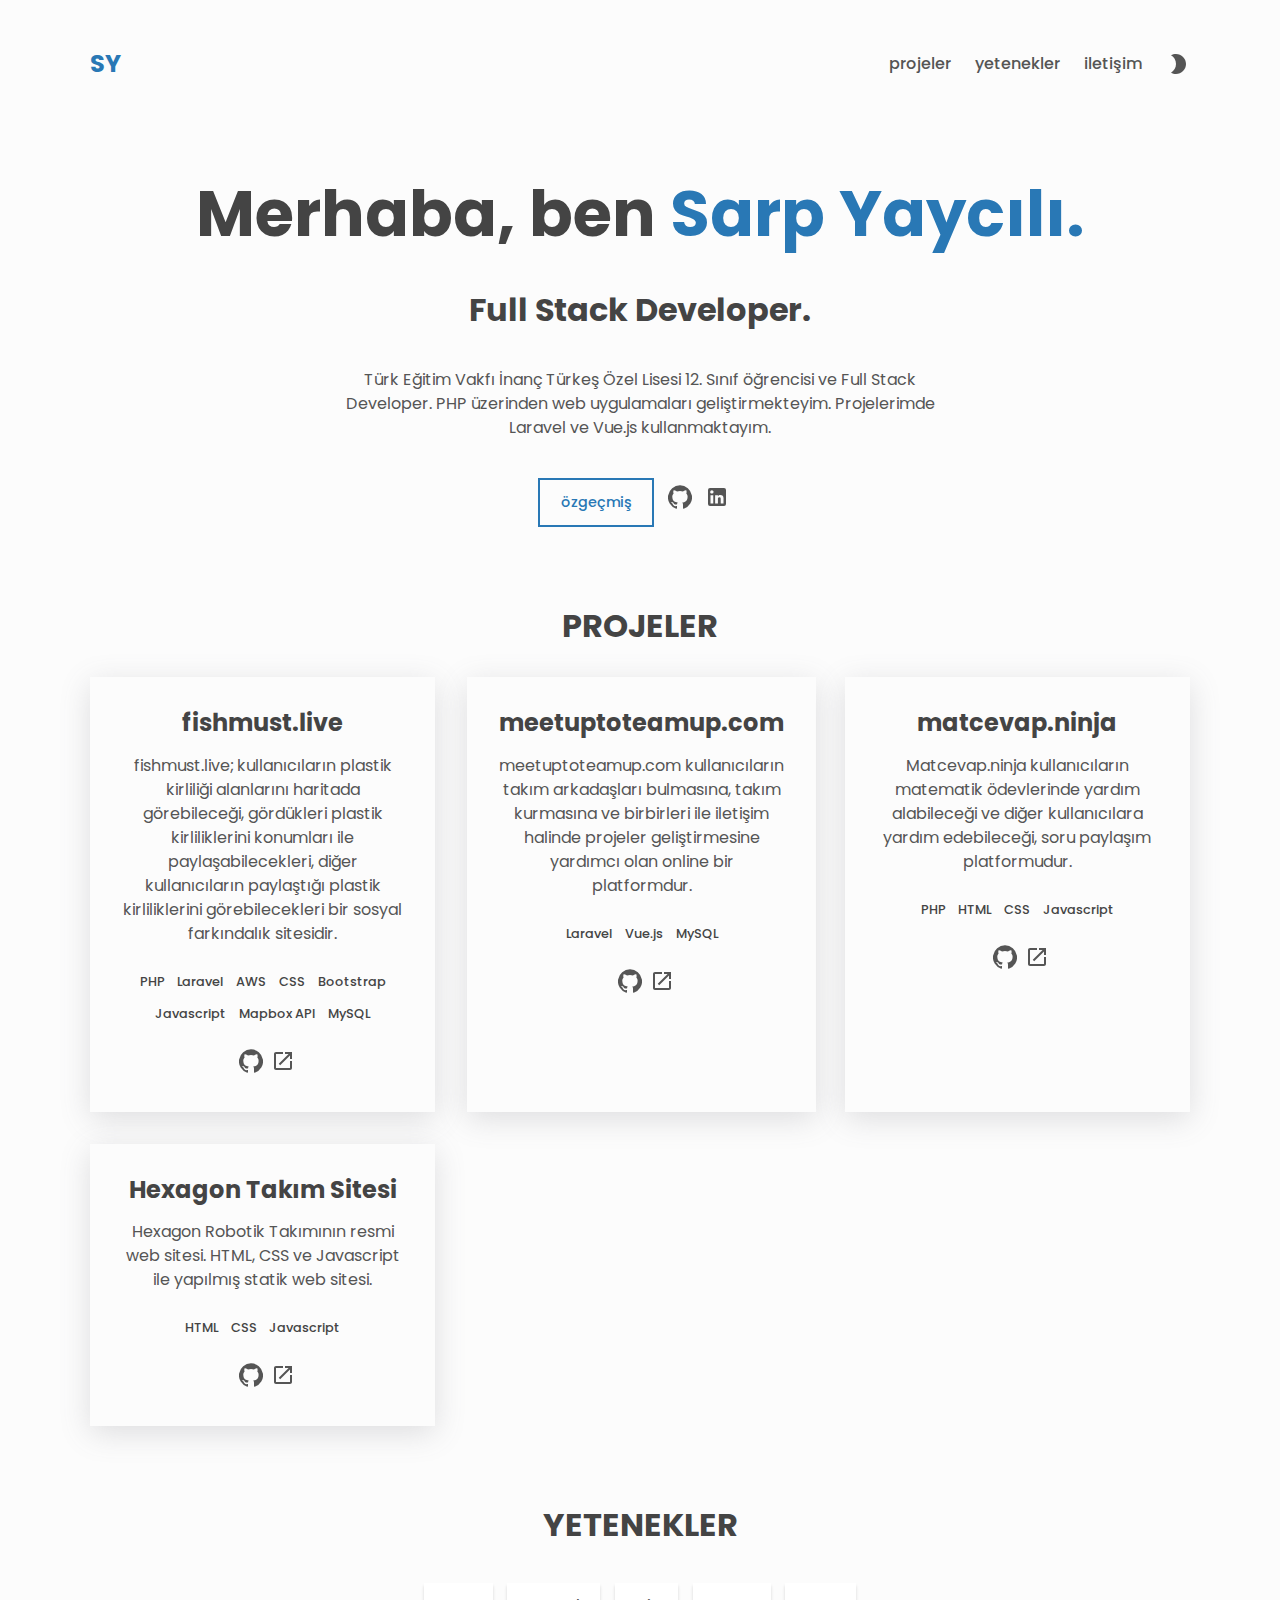
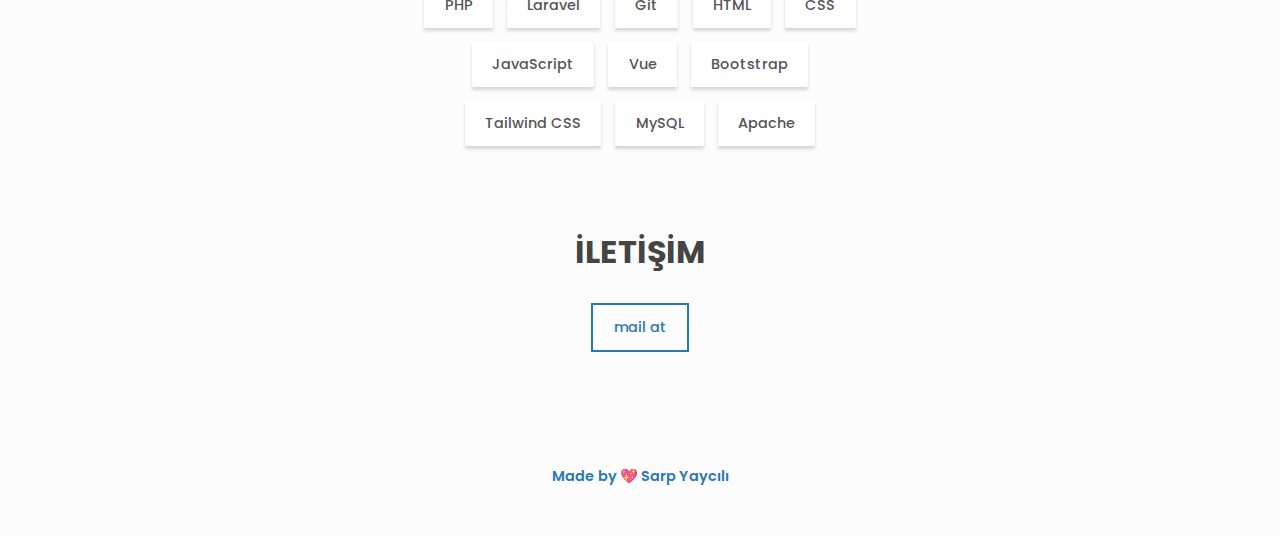
<file: index.html>
<!DOCTYPE html>
<html lang="tr">
  <head>
    <meta charset="utf-8" />
    <meta name="viewport" content="width=device-width,initial-scale=1" />
    <meta name="description" content="Portfolio" />
    <link rel="preconnect" href="https://fonts.googleapis.com" />
    <link rel="preconnect" href="https://fonts.gstatic.com" crossorigin />
    <link href="https://fonts.googleapis.com/css2?family=Poppins:wght@400;500;700&display=swap" rel="stylesheet" />
    <link rel="shortcut icon" href="favicon.ico" type="image/x-icon">
    <title>SARP YAYCILI - Full Stack Developer</title>
    <link href="./static/css/main.ea678ad4.chunk.css" rel="stylesheet" />
  </head>
  <body>
    <noscript>You need to enable JavaScript to run this app.</noscript>
    <div id="root"></div>
    <script>
      !(function (e) {
        function r(r) {
          for (var n, l, f = r[0], i = r[1], a = r[2], p = 0, s = []; p < f.length; p++)
            (l = f[p]), Object.prototype.hasOwnProperty.call(o, l) && o[l] && s.push(o[l][0]), (o[l] = 0);
          for (n in i) Object.prototype.hasOwnProperty.call(i, n) && (e[n] = i[n]);
          for (c && c(r); s.length; ) s.shift()();
          return u.push.apply(u, a || []), t();
        }
        function t() {
          for (var e, r = 0; r < u.length; r++) {
            for (var t = u[r], n = !0, f = 1; f < t.length; f++) {
              var i = t[f];
              0 !== o[i] && (n = !1);
            }
            n && (u.splice(r--, 1), (e = l((l.s = t[0]))));
          }
          return e;
        }
        var n = {},
          o = { 1: 0 },
          u = [];
        function l(r) {
          if (n[r]) return n[r].exports;
          var t = (n[r] = { i: r, l: !1, exports: {} });
          return e[r].call(t.exports, t, t.exports, l), (t.l = !0), t.exports;
        }
        (l.m = e),
          (l.c = n),
          (l.d = function (e, r, t) {
            l.o(e, r) || Object.defineProperty(e, r, { enumerable: !0, get: t });
          }),
          (l.r = function (e) {
            "undefined" != typeof Symbol &&
              Symbol.toStringTag &&
              Object.defineProperty(e, Symbol.toStringTag, { value: "Module" }),
              Object.defineProperty(e, "__esModule", { value: !0 });
          }),
          (l.t = function (e, r) {
            if ((1 & r && (e = l(e)), 8 & r)) return e;
            if (4 & r && "object" == typeof e && e && e.__esModule) return e;
            var t = Object.create(null);
            if (
              (l.r(t), Object.defineProperty(t, "default", { enumerable: !0, value: e }), 2 & r && "string" != typeof e)
            )
              for (var n in e)
                l.d(
                  t,
                  n,
                  function (r) {
                    return e[r];
                  }.bind(null, n)
                );
            return t;
          }),
          (l.n = function (e) {
            var r =
              e && e.__esModule
                ? function () {
                    return e.default;
                  }
                : function () {
                    return e;
                  };
            return l.d(r, "a", r), r;
          }),
          (l.o = function (e, r) {
            return Object.prototype.hasOwnProperty.call(e, r);
          }),
          (l.p = "./");
        var f = (this.webpackJsonpcleanfolio = this.webpackJsonpcleanfolio || []),
          i = f.push.bind(f);
        (f.push = r), (f = f.slice());
        for (var a = 0; a < f.length; a++) r(f[a]);
        var c = i;
        t();
      })([]);
    </script>
    <script src="./static/js/2.8ef3401b.chunk.js"></script>
    <script src="./static/js/main.85c622bd.chunk.js"></script>
  </body>
</html>
</file>
<file: static/css/main.ea678ad4.chunk.css>
.nav__list{margin-right:1.5em;display:flex}.nav__list-item{margin-left:1.5em}.app .nav__hamburger{display:none}.nav__theme{margin-top:.4em}@media (max-width:600px){.nav__list{display:none;flex-direction:column;justify-content:center;align-items:center;position:fixed;inset:0;width:100%;height:100%;z-index:2}.nav__list-item{margin:.5em 0}.app .nav__hamburger{display:flex;z-index:2;margin-left:.8em}}.header{height:8em;max-width:1100px;width:95%;margin:0 auto;justify-content:space-between}@media (max-width:600px){.header{height:6em}}.about{flex-direction:column;margin-top:3em}.about__name{color:var(--clr-primary)}.about__role{margin-top:1.2em}.about__desc{text-align:center;font-size:1rem;max-width:600px}.about__contact,.about__desc{margin-top:2.4em}.about .link--icon{margin-right:.8em}.about .btn--outline{margin-right:1em}@media (max-width:600px){.app .about{align-items:flex-start;margin-top:2em}.about__desc{text-align:left}}.project{padding:2em;margin:0 auto;text-align:center;box-shadow:var(--shadow);transition:-webkit-transform .2s linear;transition:transform .2s linear;transition:transform .2s linear,-webkit-transform .2s linear}.project:hover{-webkit-transform:translateY(-7px);transform:translateY(-7px)}.project__description{margin-top:1em}.project__stack{display:flex;flex-wrap:wrap;justify-content:center;margin:1.2em 0}.project__stack-item{margin:.5em;font-weight:500;font-size:.8rem;color:var(--clr-fg-alt)}.project .link--icon{margin-left:.5em}.projects__grid{max-width:1100px;margin:0 auto;display:grid;grid-template-columns:repeat(auto-fit,minmax(18em,1fr));grid-gap:2em}.skills__list{max-width:450px;width:95%;margin:0 auto;display:flex;flex-wrap:wrap;justify-content:center}.skills__list-item{margin:.5em}.scroll-top{position:fixed;bottom:2em;right:4em;background-color:transparent}@media (max-width:900px){.scroll-top{display:none}}.contact{flex-direction:column}.footer{padding:3em 0;margin-top:4em;text-align:center}.footer__link{font-size:.9rem;font-weight:600;color:var(--clr-fg)}@media (max-width:600px){.footer{padding:2em;margin-top:3em}}.app{font-family:"Poppins",sans-serif;line-height:1.5;color:var(--clr-fg);background-color:var(--clr-bg)}.light{--clr-bg:#fcfcfc;--clr-bg-alt:#fff;--clr-fg:#555;--clr-fg-alt:#444;--clr-primary:#2978b5;--shadow:rgba(100,100,111,0.2) 0px 7px 29px 0px}.dark{--clr-bg:#23283e;--clr-bg-alt:#2a2f4c;--clr-fg:#bdbddd;--clr-fg-alt:#cdcdff;--clr-primary:#90a0d9;--shadow:rgba(0,0,0,0.16) 0px 10px 36px 0px,rgba(0,0,0,0.06) 0px 0px 0px 1px}main{max-width:1100px;width:95%;margin:0 auto}.section{margin-top:5em}.section__title{text-align:center;margin-bottom:1em;text-transform:uppercase}.center{display:flex;align-items:center}.link{padding:0 0 .3em;position:relative}.link,.link:hover{color:var(--clr-primary)}.link:before{content:"";display:inline;width:0;height:.2em;position:absolute;bottom:0;background-color:var(--clr-primary);transition:width .2s ease-in}.link:focus:before,.link:hover:before{width:100%}.link--nav{text-transform:lowercase;font-weight:500}.link--icon,.link--nav{color:var(--clr-fg)}.btn{display:block;cursor:pointer;padding:.8em 1.4em;font-weight:500;font-size:.9rem;text-transform:lowercase;transition:-webkit-transform .2s ease-in-out;transition:transform .2s ease-in-out;transition:transform .2s ease-in-out,-webkit-transform .2s ease-in-out}.btn--outline{color:var(--clr-primary);border:2px solid var(--clr-primary);position:relative;overflow:hidden;z-index:1}.btn--outline:focus,.btn--outline:hover{color:var(--clr-bg)}.btn--outline:before{content:"";position:absolute;background-color:var(--clr-primary);right:100%;bottom:0;left:0;top:0;z-index:-1;transition:right .2s ease-in-out}.btn--outline:focus:before,.btn--outline:hover:before{right:0}.btn--plain{text-transform:none;background-color:var(--clr-bg-alt);box-shadow:0 3px 3px 0 rgba(0,0,0,.15);border:0}.btn--plain:hover{-webkit-transform:translateY(-4px);transform:translateY(-4px)}.btn--icon{padding:0}.btn--icon:focus,.btn--icon:hover{color:var(--clr-primary)}.btn--icon:active{-webkit-transform:translateY(-5px);transform:translateY(-5px)}@media (max-width:600px){.section{margin-top:4em}}*{padding:0;margin:0;border:0;outline:0;background-color:inherit;color:inherit;font-family:inherit;font-size:inherit;box-shadow:none;box-sizing:border-box}html{scroll-behavior:smooth}h1,h2,h3,h4{line-height:1.2;color:var(--clr-fg-alt)}h1{font-size:4rem}h2{font-size:2rem}h3{font-size:1.5rem}h4{font-size:1.3rem}ul{list-style-type:none}a{text-decoration:none}button{cursor:pointer}@media (max-width:900px){h1{font-size:2.6rem}}
/*# sourceMappingURL=main.ea678ad4.chunk.css.map */
</file>
